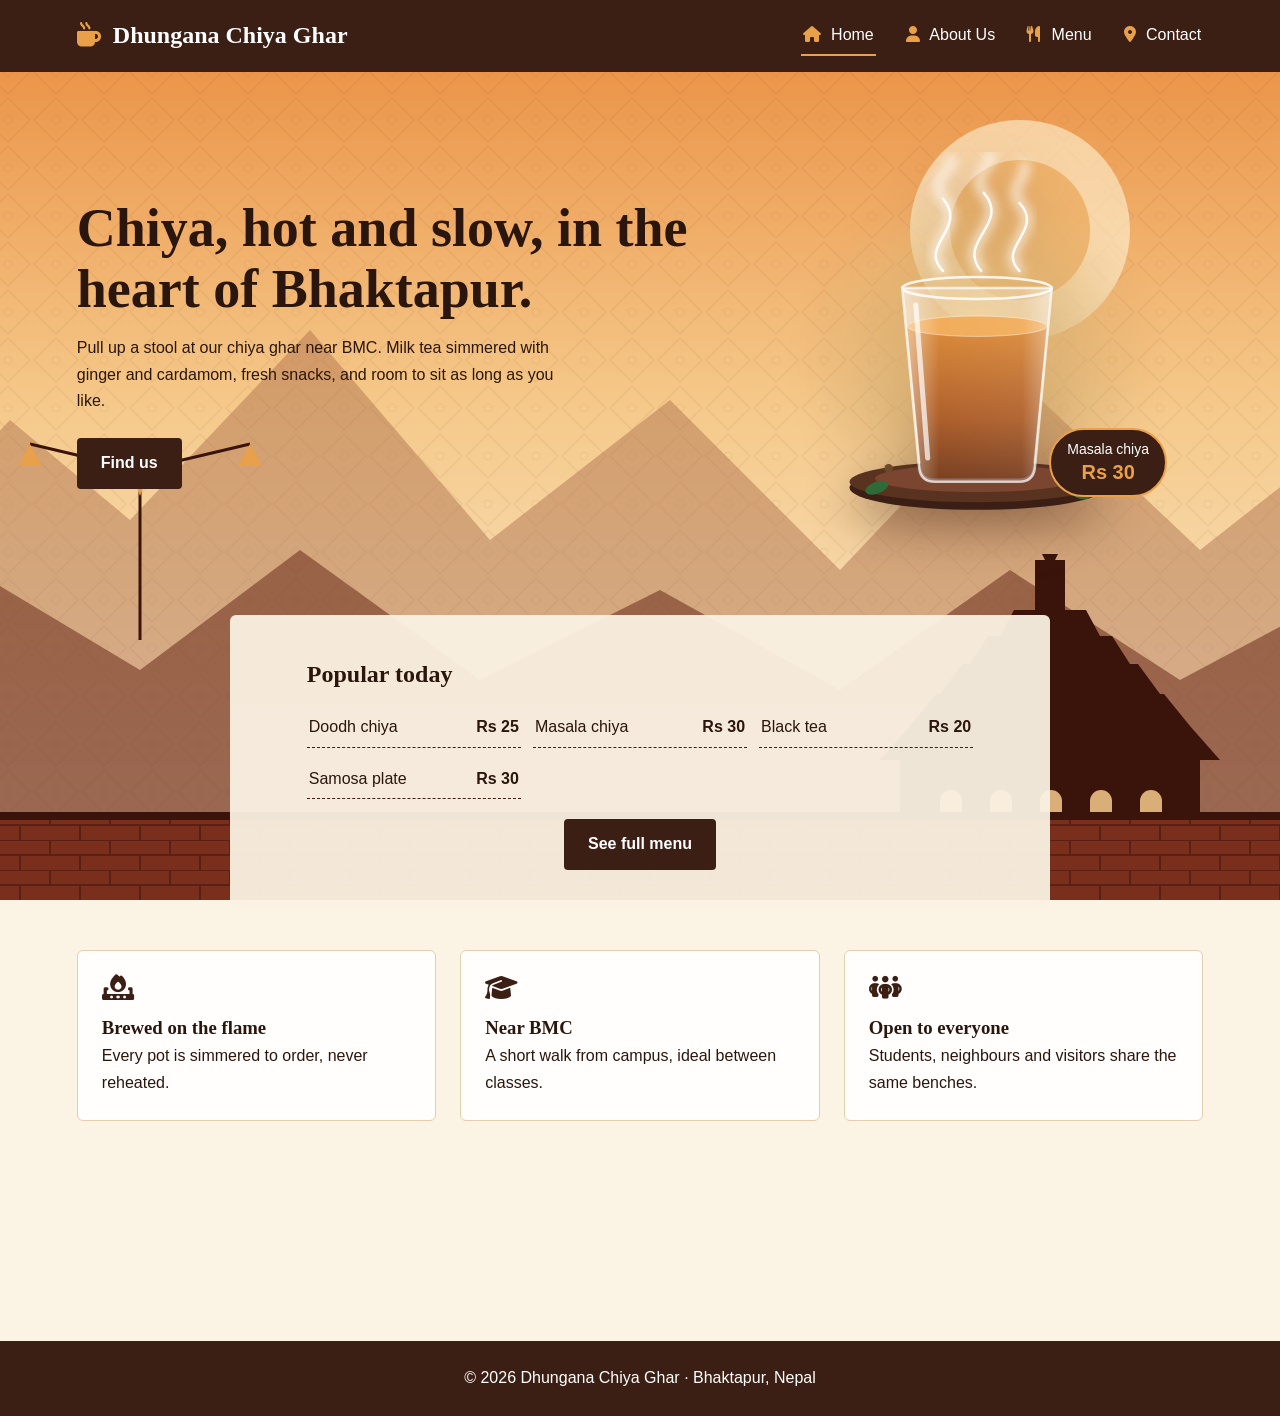
<file: index.html>
<!DOCTYPE html>
<html lang="en"><head><meta charset="UTF-8"><meta name="viewport" content="width=device-width, initial-scale=1.0">
<meta name="description" content="Dhungana Chiya Ghar, a tea house in Bhaktapur, Nepal.">
<title>Home | Dhungana Chiya Ghar</title>
<link rel="stylesheet" href="https://cdnjs.cloudflare.com/ajax/libs/font-awesome/6.5.1/css/all.min.css">
<link rel="stylesheet" href="css/style.css"></head><body>
<header class="site-header"><a class="brand" href="index.html"><i class="fa-solid fa-mug-hot"></i> Dhungana Chiya Ghar</a>
<button class="menu-toggle" id="menuToggle" aria-label="Open navigation" aria-expanded="false"><i class="fa-solid fa-bars"></i></button>
<nav class="main-nav" id="mainNav">
<a href="index.html"><i class="fa-solid fa-house"></i> Home</a>
<a href="about.html"><i class="fa-solid fa-user"></i> About Us</a>
<a href="menu.html"><i class="fa-solid fa-utensils"></i> Menu</a>
<a href="contact.html"><i class="fa-solid fa-location-dot"></i> Contact</a></nav></header><main>
<section class="hero"><div class="hero-text"><h1>Chiya, hot and slow, in the heart of Bhaktapur.</h1>
<p>Pull up a stool at our chiya ghar near BMC. Milk tea simmered with ginger and cardamom, fresh snacks, and room to sit as long as you like.</p>
<a class="button" href="contact.html">Find us</a></div>
<div class="hero-pic"><img src="images/tea.svg" alt="A steaming glass of masala chiya"><span class="price-tag">Masala chiya<br><strong>Rs 30</strong></span></div></section>
<section class="page panel strip"><h2>Popular today</h2><ul class="mini-menu">
<li><span>Doodh chiya</span><b>Rs 25</b></li><li><span>Masala chiya</span><b>Rs 30</b></li><li><span>Black tea</span><b>Rs 20</b></li><li><span>Samosa plate</span><b>Rs 30</b></li></ul>
<p class="center"><a class="button" href="menu.html">See full menu</a></p></section>
<section class="grid">
<article class="card"><i class="fa-solid fa-fire-burner"></i><h3>Brewed on the flame</h3><p>Every pot is simmered to order, never reheated.</p></article>
<article class="card"><i class="fa-solid fa-graduation-cap"></i><h3>Near BMC</h3><p>A short walk from campus, ideal between classes.</p></article>
<article class="card"><i class="fa-solid fa-people-group"></i><h3>Open to everyone</h3><p>Students, neighbours and visitors share the same benches.</p></article></section>
</main><footer class="site-footer"><p>&copy; <span id="currentYear">2026</span> Dhungana Chiya Ghar &middot; Bhaktapur, Nepal</p></footer>
<script src="js/script.js"></script></body></html>
</file>
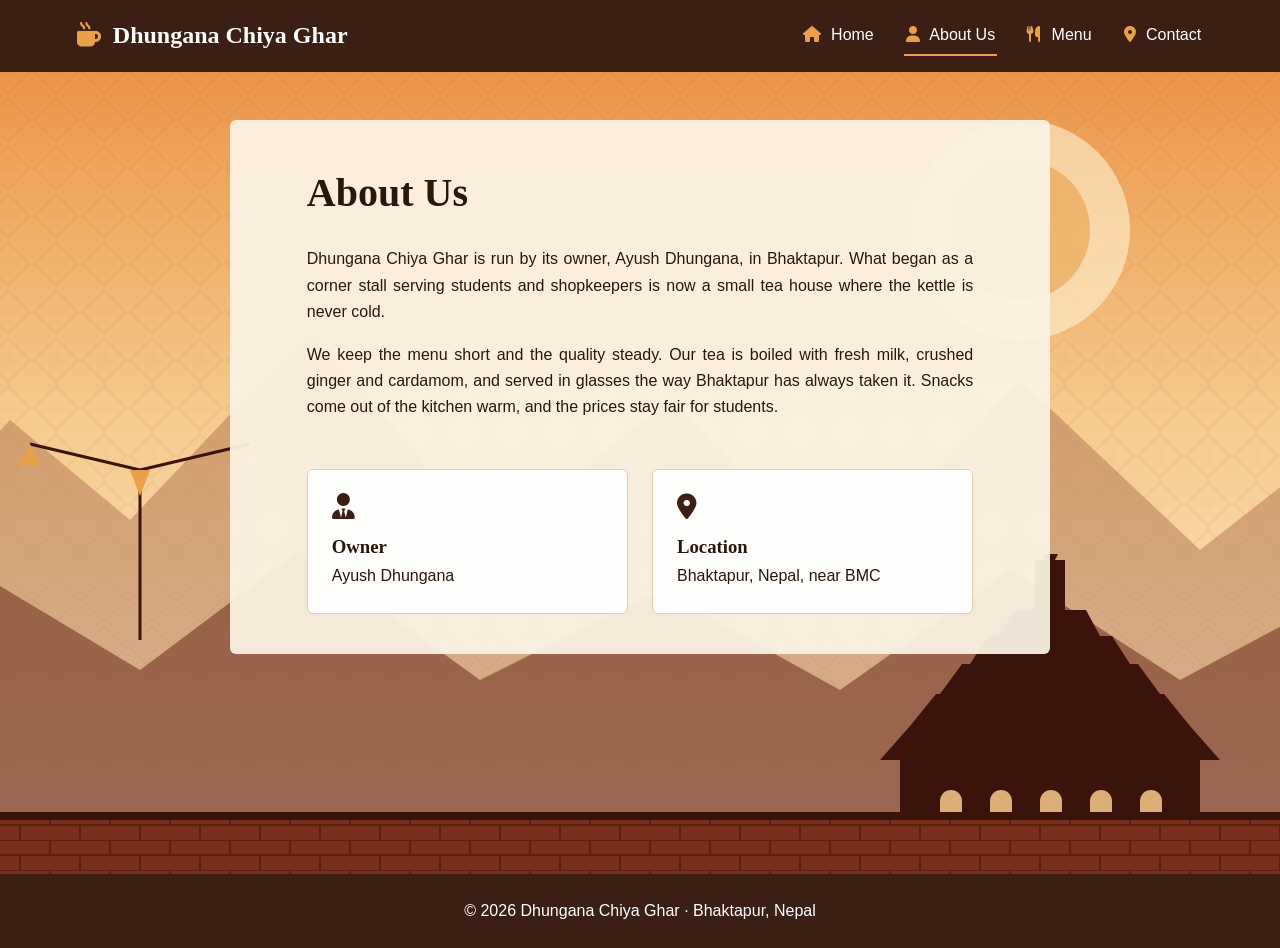
<file: about.html>
<!DOCTYPE html>
<html lang="en"><head><meta charset="UTF-8"><meta name="viewport" content="width=device-width, initial-scale=1.0">
<meta name="description" content="Dhungana Chiya Ghar, a tea house in Bhaktapur, Nepal.">
<title>About Us | Dhungana Chiya Ghar</title>
<link rel="stylesheet" href="https://cdnjs.cloudflare.com/ajax/libs/font-awesome/6.5.1/css/all.min.css">
<link rel="stylesheet" href="css/style.css"></head><body>
<header class="site-header"><a class="brand" href="index.html"><i class="fa-solid fa-mug-hot"></i> Dhungana Chiya Ghar</a>
<button class="menu-toggle" id="menuToggle" aria-label="Open navigation" aria-expanded="false"><i class="fa-solid fa-bars"></i></button>
<nav class="main-nav" id="mainNav">
<a href="index.html"><i class="fa-solid fa-house"></i> Home</a>
<a href="about.html"><i class="fa-solid fa-user"></i> About Us</a>
<a href="menu.html"><i class="fa-solid fa-utensils"></i> Menu</a>
<a href="contact.html"><i class="fa-solid fa-location-dot"></i> Contact</a></nav></header><main>
<section class="page panel"><h1>About Us</h1>
<p class="justify">Dhungana Chiya Ghar is run by its owner, Ayush Dhungana, in Bhaktapur. What began as a corner stall serving students and shopkeepers is now a small tea house where the kettle is never cold.</p>
<p class="justify">We keep the menu short and the quality steady. Our tea is boiled with fresh milk, crushed ginger and cardamom, and served in glasses the way Bhaktapur has always taken it. Snacks come out of the kitchen warm, and the prices stay fair for students.</p>
<div class="grid">
<article class="card"><i class="fa-solid fa-user-tie"></i><h3>Owner</h3><p>Ayush Dhungana</p></article>
<article class="card"><i class="fa-solid fa-location-dot"></i><h3>Location</h3><p>Bhaktapur, Nepal, near BMC</p></article></div></section>
</main><footer class="site-footer"><p>&copy; <span id="currentYear">2026</span> Dhungana Chiya Ghar &middot; Bhaktapur, Nepal</p></footer>
<script src="js/script.js"></script></body></html>
</file>
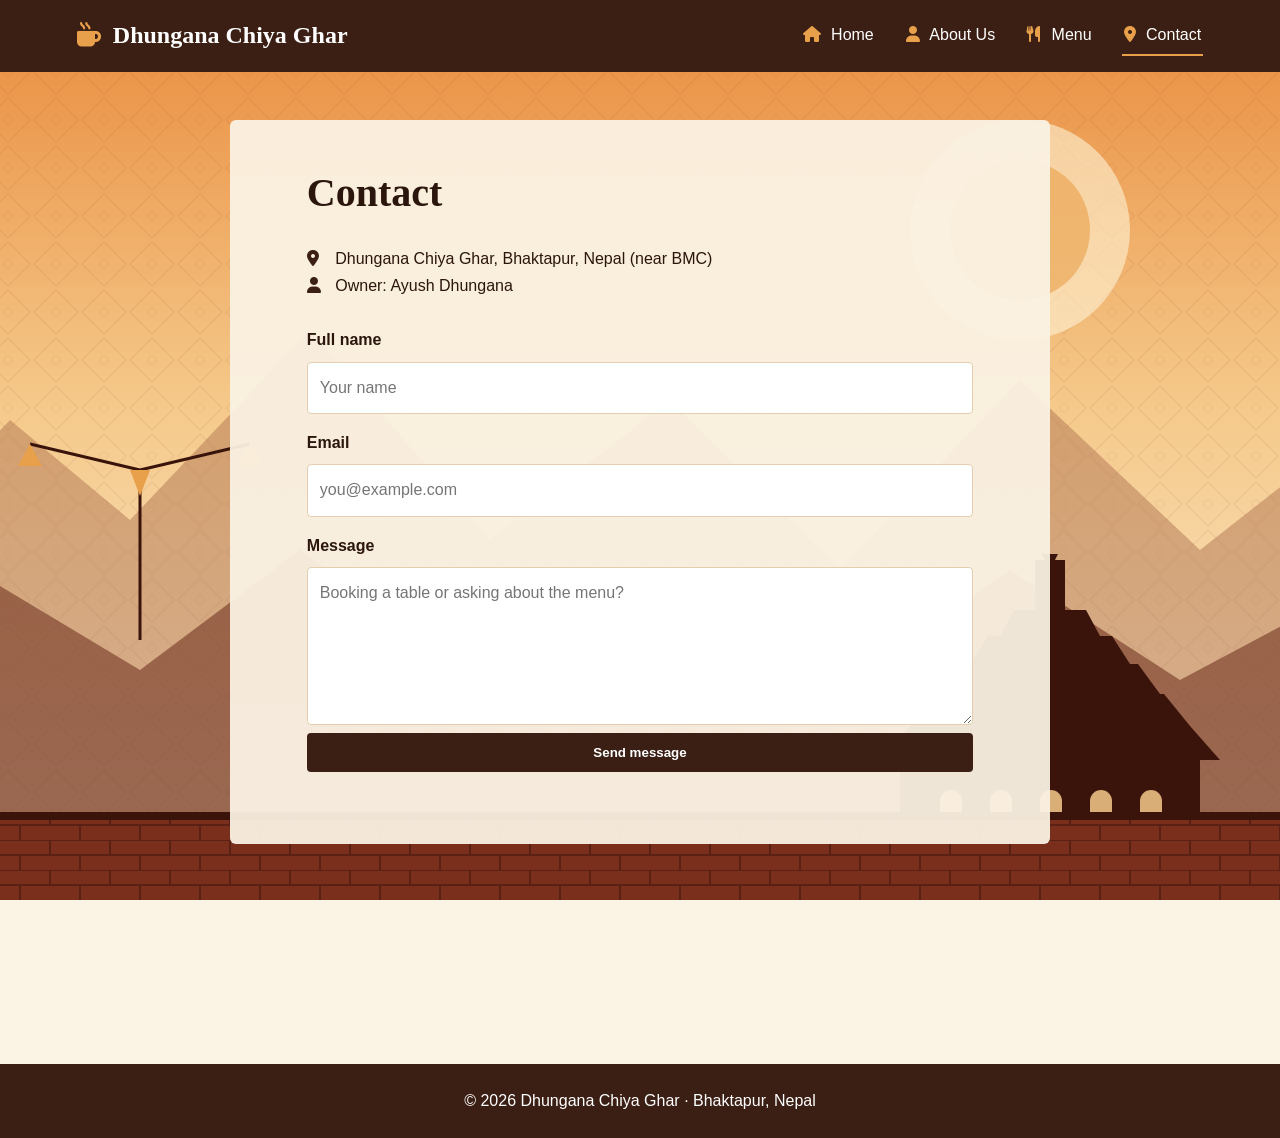
<file: contact.html>
<!DOCTYPE html>
<html lang="en"><head><meta charset="UTF-8"><meta name="viewport" content="width=device-width, initial-scale=1.0">
<meta name="description" content="Dhungana Chiya Ghar, a tea house in Bhaktapur, Nepal.">
<title>Contact | Dhungana Chiya Ghar</title>
<link rel="stylesheet" href="https://cdnjs.cloudflare.com/ajax/libs/font-awesome/6.5.1/css/all.min.css">
<link rel="stylesheet" href="css/style.css"></head><body>
<header class="site-header"><a class="brand" href="index.html"><i class="fa-solid fa-mug-hot"></i> Dhungana Chiya Ghar</a>
<button class="menu-toggle" id="menuToggle" aria-label="Open navigation" aria-expanded="false"><i class="fa-solid fa-bars"></i></button>
<nav class="main-nav" id="mainNav">
<a href="index.html"><i class="fa-solid fa-house"></i> Home</a>
<a href="about.html"><i class="fa-solid fa-user"></i> About Us</a>
<a href="menu.html"><i class="fa-solid fa-utensils"></i> Menu</a>
<a href="contact.html"><i class="fa-solid fa-location-dot"></i> Contact</a></nav></header><main>
<section class="page panel"><h1>Contact</h1>
<p><i class="fa-solid fa-location-dot"></i> Dhungana Chiya Ghar, Bhaktapur, Nepal (near BMC)</p>
<p><i class="fa-solid fa-user"></i> Owner: Ayush Dhungana</p>
<form id="contactForm" novalidate>
<label for="name">Full name</label><input id="name" type="text" placeholder="Your name">
<label for="email">Email</label><input id="email" type="email" placeholder="you@example.com">
<label for="message">Message</label><textarea id="message" rows="5" placeholder="Booking a table or asking about the menu?"></textarea>
<button class="button" type="submit">Send message</button><p id="formStatus" role="status"></p></form></section>
</main><footer class="site-footer"><p>&copy; <span id="currentYear">2026</span> Dhungana Chiya Ghar &middot; Bhaktapur, Nepal</p></footer>
<script src="js/script.js"></script></body></html>
</file>
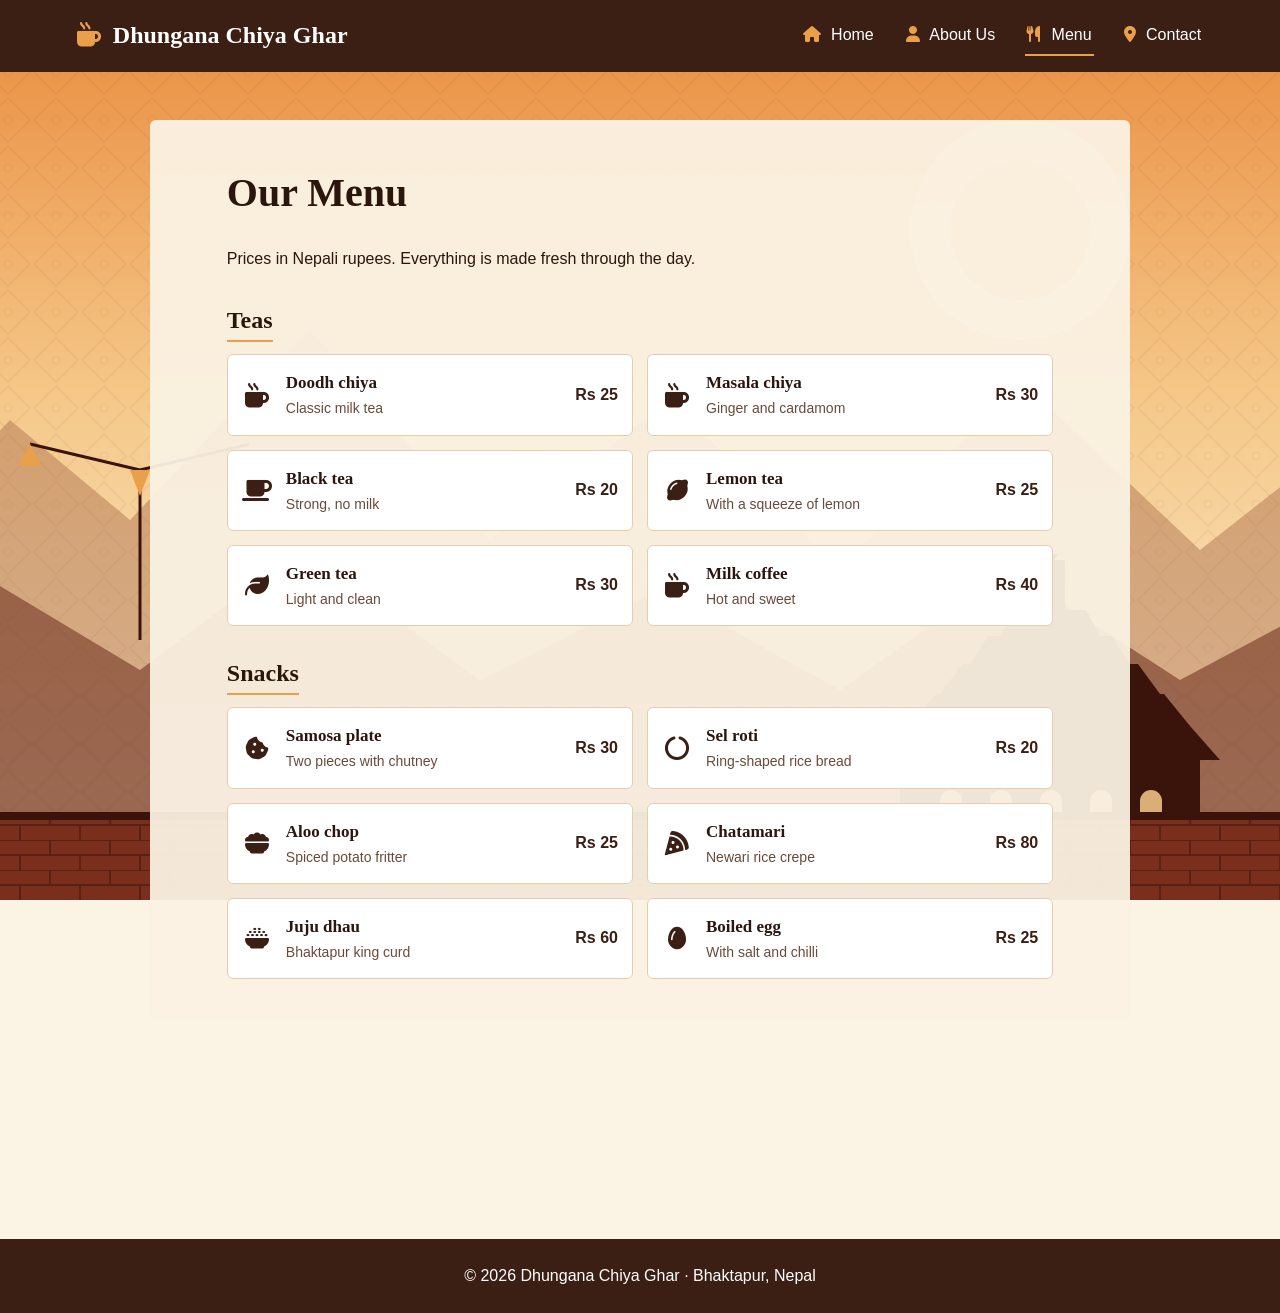
<file: menu.html>
<!DOCTYPE html>
<html lang="en"><head><meta charset="UTF-8"><meta name="viewport" content="width=device-width, initial-scale=1.0">
<meta name="description" content="Dhungana Chiya Ghar, a tea house in Bhaktapur, Nepal.">
<title>Menu | Dhungana Chiya Ghar</title>
<link rel="stylesheet" href="https://cdnjs.cloudflare.com/ajax/libs/font-awesome/6.5.1/css/all.min.css">
<link rel="stylesheet" href="css/style.css"></head><body>
<header class="site-header"><a class="brand" href="index.html"><i class="fa-solid fa-mug-hot"></i> Dhungana Chiya Ghar</a>
<button class="menu-toggle" id="menuToggle" aria-label="Open navigation" aria-expanded="false"><i class="fa-solid fa-bars"></i></button>
<nav class="main-nav" id="mainNav">
<a href="index.html"><i class="fa-solid fa-house"></i> Home</a>
<a href="about.html"><i class="fa-solid fa-user"></i> About Us</a>
<a href="menu.html"><i class="fa-solid fa-utensils"></i> Menu</a>
<a href="contact.html"><i class="fa-solid fa-location-dot"></i> Contact</a></nav></header><main><section class="page panel wide"><h1>Our Menu</h1><p>Prices in Nepali rupees. Everything is made fresh through the day.</p><h2 class="menu-h">Teas</h2><div class="menu-grid"><article class="item"><i class="fa-solid fa-mug-hot"></i><div><h3>Doodh chiya</h3><p>Classic milk tea</p></div><b>Rs 25</b></article><article class="item"><i class="fa-solid fa-mug-hot"></i><div><h3>Masala chiya</h3><p>Ginger and cardamom</p></div><b>Rs 30</b></article><article class="item"><i class="fa-solid fa-mug-saucer"></i><div><h3>Black tea</h3><p>Strong, no milk</p></div><b>Rs 20</b></article><article class="item"><i class="fa-solid fa-lemon"></i><div><h3>Lemon tea</h3><p>With a squeeze of lemon</p></div><b>Rs 25</b></article><article class="item"><i class="fa-solid fa-leaf"></i><div><h3>Green tea</h3><p>Light and clean</p></div><b>Rs 30</b></article><article class="item"><i class="fa-solid fa-mug-hot"></i><div><h3>Milk coffee</h3><p>Hot and sweet</p></div><b>Rs 40</b></article></div><h2 class="menu-h">Snacks</h2><div class="menu-grid"><article class="item"><i class="fa-solid fa-cookie-bite"></i><div><h3>Samosa plate</h3><p>Two pieces with chutney</p></div><b>Rs 30</b></article><article class="item"><i class="fa-solid fa-circle-notch"></i><div><h3>Sel roti</h3><p>Ring-shaped rice bread</p></div><b>Rs 20</b></article><article class="item"><i class="fa-solid fa-bowl-food"></i><div><h3>Aloo chop</h3><p>Spiced potato fritter</p></div><b>Rs 25</b></article><article class="item"><i class="fa-solid fa-pizza-slice"></i><div><h3>Chatamari</h3><p>Newari rice crepe</p></div><b>Rs 80</b></article><article class="item"><i class="fa-solid fa-bowl-rice"></i><div><h3>Juju dhau</h3><p>Bhaktapur king curd</p></div><b>Rs 60</b></article><article class="item"><i class="fa-solid fa-egg"></i><div><h3>Boiled egg</h3><p>With salt and chilli</p></div><b>Rs 25</b></article></div></section></main><footer class="site-footer"><p>&copy; <span id="currentYear">2026</span> Dhungana Chiya Ghar &middot; Bhaktapur, Nepal</p></footer>
<script src="js/script.js"></script></body></html>
</file>
<file: css/style.css>
:root {
  --ink: #2b160d;
  --brown: #3b1f14;
  --amber: #e9a04a;
  --paper: #fbf3e4;
  --line: #e3cfae;
}
* {
  margin: 0;
  padding: 0;
  box-sizing: border-box;
}
html {
  scroll-behavior: smooth;
}
body {
  font-family: "Trebuchet MS", Arial, sans-serif;
  color: var(--ink);
  line-height: 1.65;
  min-height: 100vh;
  background: var(--paper) url("../images/background.svg") center bottom/cover
    no-repeat fixed;
}
h1,
h2,
h3,
.brand {
  font-family: Georgia, serif;
}
a {
  color: inherit;
  text-decoration: none;
}
.site-header {
  display: flex;
  align-items: center;
  justify-content: space-between;
  flex-wrap: wrap;
  padding: 16px 6%;
  background: var(--brown);
  color: #fff;
}
.brand {
  font-size: 24px;
  font-weight: bold;
}
.brand i {
  color: var(--amber);
  margin-right: 6px;
}
.main-nav {
  display: flex;
  gap: 28px;
}
.main-nav a {
  padding: 6px 2px;
  border-bottom: 2px solid transparent;
  transition: border-color 0.25s;
}
.main-nav a i {
  margin-right: 6px;
  color: var(--amber);
}
.main-nav a:hover,
.main-nav a.active {
  border-color: var(--amber);
}
.menu-toggle {
  display: none;
  background: none;
  border: 0;
  color: #fff;
  font-size: 22px;
  cursor: pointer;
}
a:focus-visible,
button:focus-visible,
input:focus-visible,
textarea:focus-visible {
  outline: 3px solid var(--amber);
  outline-offset: 2px;
}
.hero {
  display: grid;
  grid-template-columns: 1.4fr 1fr;
  gap: 40px;
  align-items: center;
  padding: 80px 6%;
}
.hero h1 {
  font-size: clamp(32px, 5vw, 54px);
  line-height: 1.12;
  margin-bottom: 16px;
}
.hero p {
  max-width: 55ch;
  margin-bottom: 24px;
}
.hero-card {
  background: rgba(59, 31, 20, 0.94);
  color: #fff;
  padding: 28px;
  border-radius: 6px;
}
.hero-card h2 {
  font-size: 20px;
  color: var(--amber);
  margin-bottom: 10px;
}
.hero-card ul {
  list-style: none;
}
.hero-card li {
  padding: 6px 0;
}
.hero-card i {
  width: 26px;
  color: var(--amber);
}
.button {
  display: inline-block;
  background: var(--brown);
  color: #fff;
  padding: 12px 24px;
  border: 0;
  font-weight: bold;
  cursor: pointer;
  border-radius: 4px;
}
.button:hover {
  background: #5a3220;
}
.grid {
  display: grid;
  grid-template-columns: repeat(auto-fit, minmax(240px, 1fr));
  gap: 24px;
  padding: 0 6% 220px;
}
.card {
  background: rgba(255, 255, 255, 0.92);
  border: 1px solid var(--line);
  padding: 24px;
  border-radius: 6px;
}
.card i {
  font-size: 26px;
  color: var(--brown);
  margin-bottom: 12px;
}
.page {
  max-width: 820px;
  margin: 48px auto 220px;
}
.panel {
  background: rgba(251, 243, 228, 0.94);
  padding: 40px 6%;
  border-radius: 6px;
}
.page .grid {
  padding: 32px 0 0;
}
.page h1 {
  font-size: 40px;
  margin-bottom: 20px;
}
.page p i {
  width: 24px;
  color: var(--brown);
}
.justify {
  text-align: justify;
  margin-bottom: 16px;
}
form {
  display: grid;
  gap: 8px;
  margin-top: 20px;
}
label {
  font-weight: bold;
  margin-top: 8px;
}
input,
textarea {
  padding: 12px;
  border: 1px solid var(--line);
  border-radius: 4px;
  font: inherit;
}
#formStatus {
  min-height: 1.5em;
}
#formStatus.error {
  color: #a3262a;
}
#formStatus.ok {
  color: #1d6b3a;
}
.site-footer {
  text-align: center;
  padding: 24px;
  background: var(--brown);
  color: #fff;
  position: relative;
}
@media (max-width: 800px) {
  .hero {
    grid-template-columns: 1fr;
    padding: 48px 6%;
  }
}
@media (max-width: 650px) {
  .menu-toggle {
    display: block;
  }
  .main-nav {
    display: none;
    width: 100%;
    flex-direction: column;
    gap: 14px;
    padding: 16px 0;
  }
  .main-nav.is-open {
    display: flex;
  }
}
@media (prefers-reduced-motion: reduce) {
  * {
    transition: none !important;
    scroll-behavior: auto !important;
  }
}
.hero-pic {
  position: relative;
  text-align: center;
}
.hero-pic img {
  width: min(340px, 80%);
  filter: drop-shadow(0 18px 24px rgba(59, 31, 20, 0.45));
}
.price-tag {
  position: absolute;
  right: 8%;
  bottom: 10%;
  background: var(--brown);
  color: #fff;
  padding: 10px 16px;
  border-radius: 50px;
  text-align: center;
  line-height: 1.3;
  font-size: 14px;
  border: 2px solid var(--amber);
}
.price-tag strong {
  color: var(--amber);
  font-size: 20px;
}
.strip {
  margin: 0 auto 40px;
}
.strip h2 {
  font-family: Georgia, serif;
  margin-bottom: 14px;
}
.mini-menu {
  list-style: none;
  display: grid;
  grid-template-columns: repeat(auto-fit, minmax(200px, 1fr));
  gap: 12px;
  margin-bottom: 20px;
}
.mini-menu li {
  display: flex;
  justify-content: space-between;
  border-bottom: 1px dashed var(--brown);
  padding: 6px 2px;
}
.center {
  text-align: center;
}
.page.wide {
  max-width: 980px;
}
.menu-h {
  font-family: Georgia, serif;
  margin: 28px 0 12px;
  border-bottom: 2px solid var(--amber);
  display: inline-block;
}
.menu-grid {
  display: grid;
  grid-template-columns: repeat(auto-fit, minmax(280px, 1fr));
  gap: 14px;
}
.item {
  display: flex;
  align-items: center;
  gap: 14px;
  background: #fff;
  border: 1px solid var(--line);
  border-radius: 6px;
  padding: 14px;
}
.item > i {
  font-size: 24px;
  color: var(--brown);
  width: 30px;
  text-align: center;
}
.item div {
  flex: 1;
}
.item h3 {
  font-size: 17px;
}
.item p {
  font-size: 14px;
  color: #6a4a3a;
}
.item b {
  color: var(--brown);
  white-space: nowrap;
}
</file>
